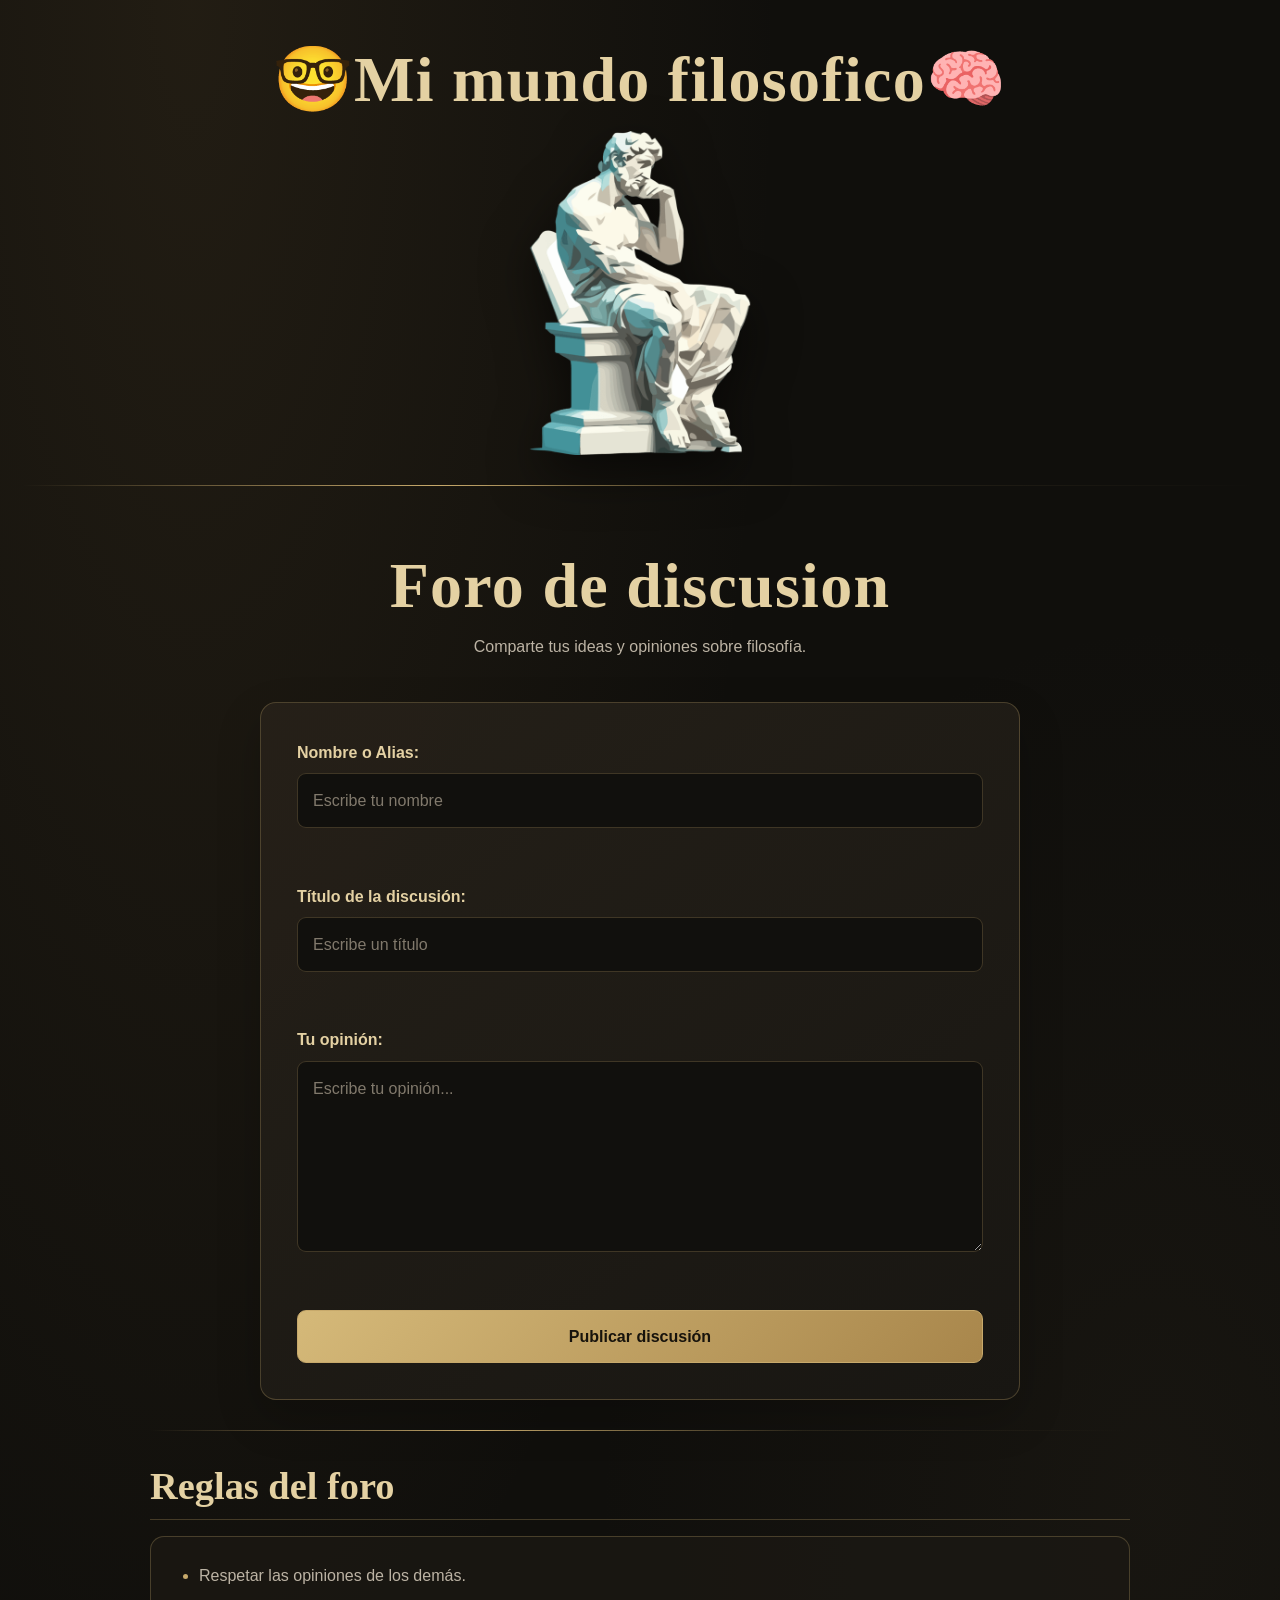
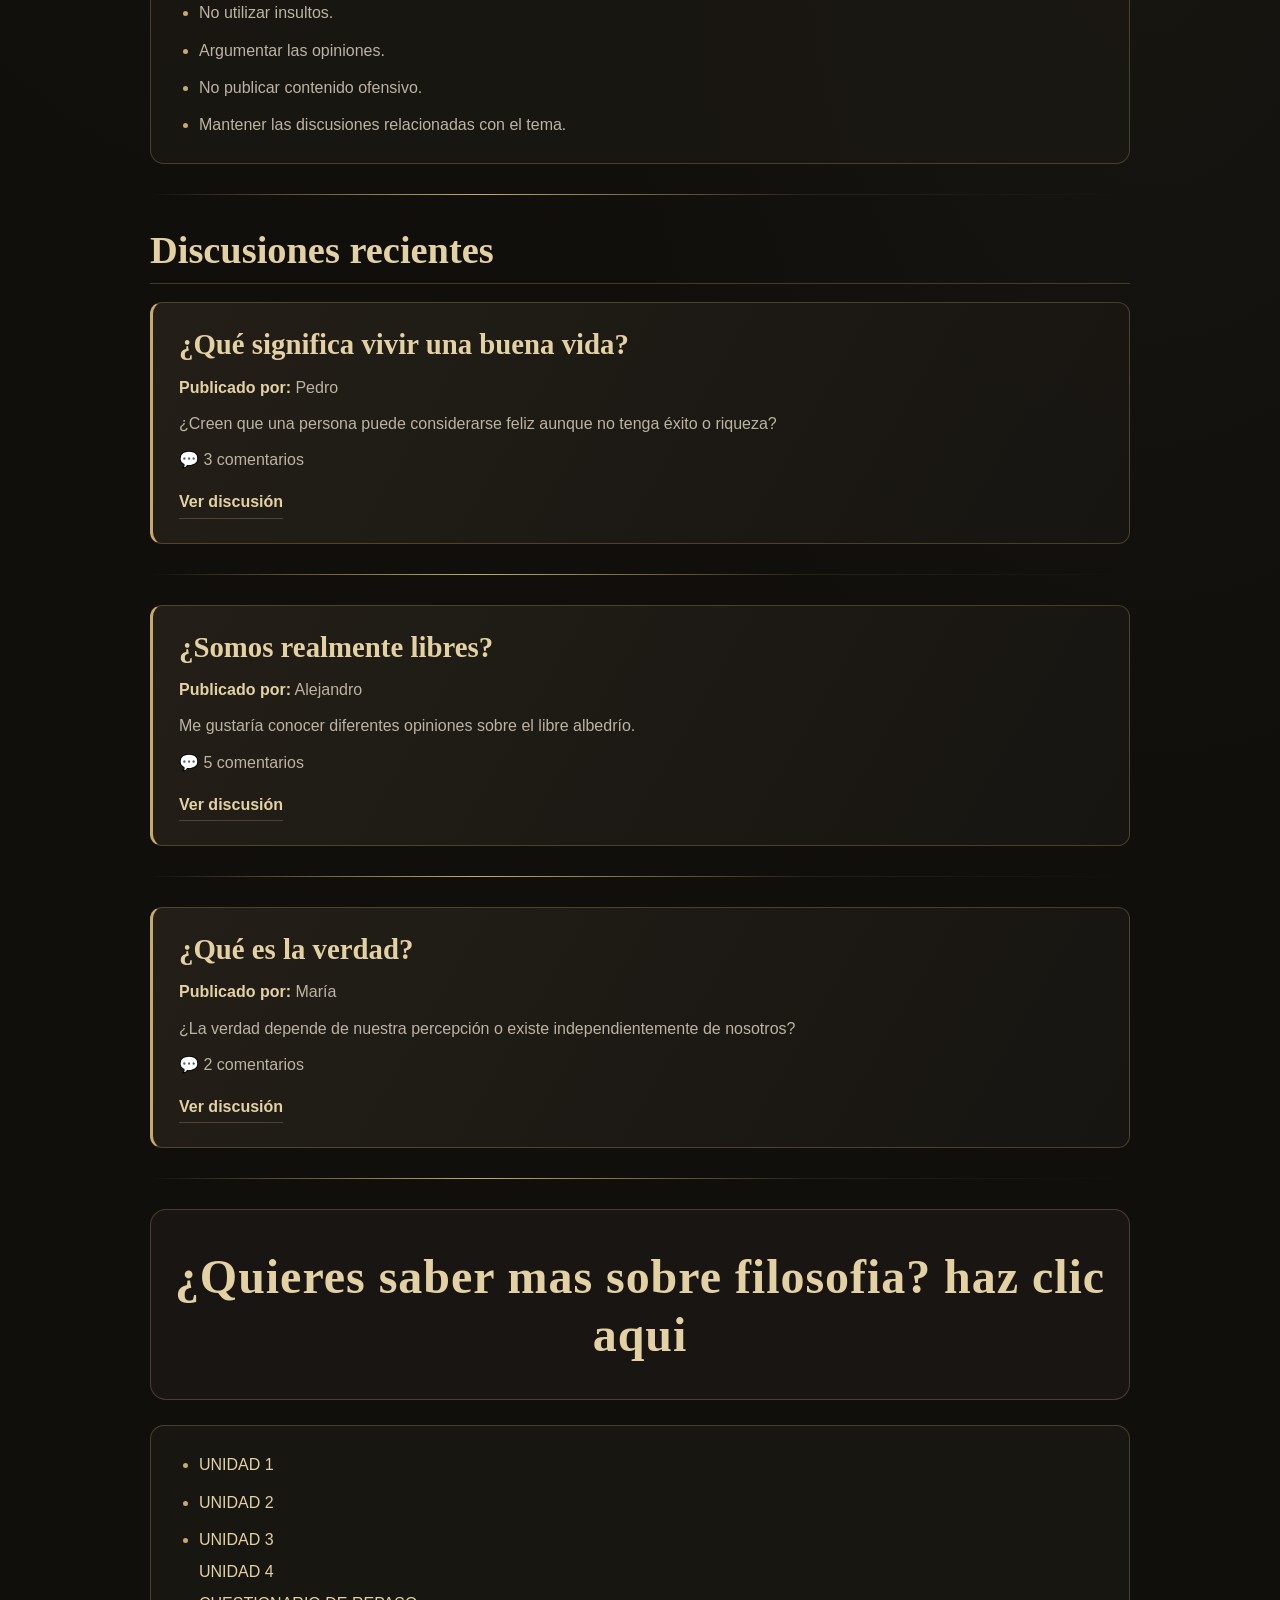
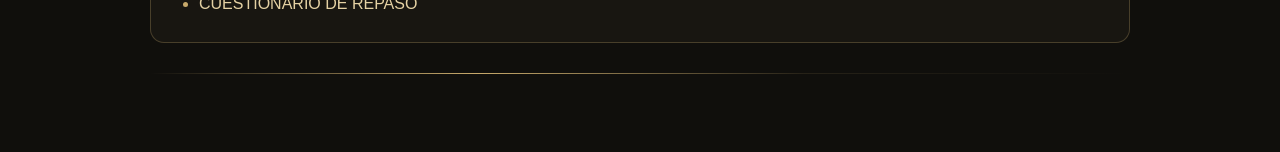
<file: index.html>
<!DOCTYPE html>
<html lang="es">
<head>
    <meta charset="UTF-8">
   
    <center>
        <h1>🤓Mi mundo filosofico🧠 
             <font></font>
             <title>Mundo Filosofico</title>
             <img src="the-thinker-statue-png.webp" width="300">
             <link rel="stylesheet" href="styles.css">
             <link href="https://cdn.jsdelivr.net/npm/bootstrap@5.3.0/dist/css/bootstrap.min.css" rel="stylesheet>"
             <button class="btn-solid theme-secondary" type="button" data-bs-toggle="menu" aria-expanded="false">
     </center> 
     <script src="script.js"></script>
</head>
<body>
    <hr>
    <header>
        <center>
            <h1>Foro de discusion</h1>
            <p>Comparte tus ideas y opiniones sobre filosofía.</p>
        </center>
        <form> 
    <label> Nombre o Alias: </label> 
    <br> 
    <input type="text" name="nombre" placeholder="Escribe tu nombre">
    <br><br>
    <label> Título de la discusión: </label> 
    <br><input type="text" name="titulo" placeholder="Escribe un título" > 
    <br><br>
    <label> Tu opinión: </label> 
    <br><textarea name="opinion" rows="6" cols="50" placeholder="Escribe tu opinión..." ></textarea>
    <br><br> 
    <button type="submit"> Publicar discusión </button> 
</form> 
<hr>
<h2>Reglas del foro</h2> 
<ul> 
    <li>Respetar las opiniones de los demás.</li> 
    <li>No utilizar insultos.</li> 
    <li>Argumentar las opiniones.</li> 
    <li>No publicar contenido ofensivo.</li> 
    <li>Mantener las discusiones relacionadas con el tema.</li> 
</ul> 
<hr>
<h2>Discusiones recientes</h2> 
<article> 
    <h3>¿Qué significa vivir una buena vida?</h3>
    <p> <b>Publicado por:</b> Pedro </p> 
    <p> ¿Creen que una persona puede considerarse feliz aunque no tenga éxito o riqueza? </p>
    <p> 💬 3 comentarios </p> <a href="discusion1.html"> Ver discusión </a> 
</article>
<hr> <article> <h3>¿Somos realmente libres?</h3> 
    <p> <b>Publicado por:</b> Alejandro </p> 
    <p> Me gustaría conocer diferentes opiniones sobre el libre albedrío. </p>
    <p> 💬 5 comentarios </p> <a href="discusion2.html"> Ver discusión </a> 
</article> 
<hr> 
<article> 
     <h3>¿Qué es la verdad?</h3> 
     <p> <b>Publicado por:</b> María </p> 
     <p> ¿La verdad depende de nuestra percepción o existe independientemente de nosotros? </p> 
    <p> 💬 2 comentarios </p> <a href="discusion3.html"> Ver discusión </a> 
</article>
<hr>
<center><h1>¿Quieres saber mas sobre filosofia? haz clic aqui</h1></center>
<ul class="nav">
  <li class="nav-item">
    <a class="nav-link active" aria-current="page" href="pagina1.html">UNIDAD 1</a>
  </li>
  <li class="nav-item">
    <a class="nav-link" href="pagina2.html">UNIDAD 2</a>
  </li>
  <li class="nav-item">
    <a class="nav-link" href="pagina3.html">UNIDAD 3</a>
  </li>
  <a class="nav-link" href="pagina4.html">UNIDAD 4</a>
</li>
<li>
    <a class="nav-link" href="https://view.genially.com/6afd387bb895f74dfa1192a7">CUESTIONARIO DE REPASO</a>
</li>

</ul>
<hr>
</header>
</body>
</html>
</file>
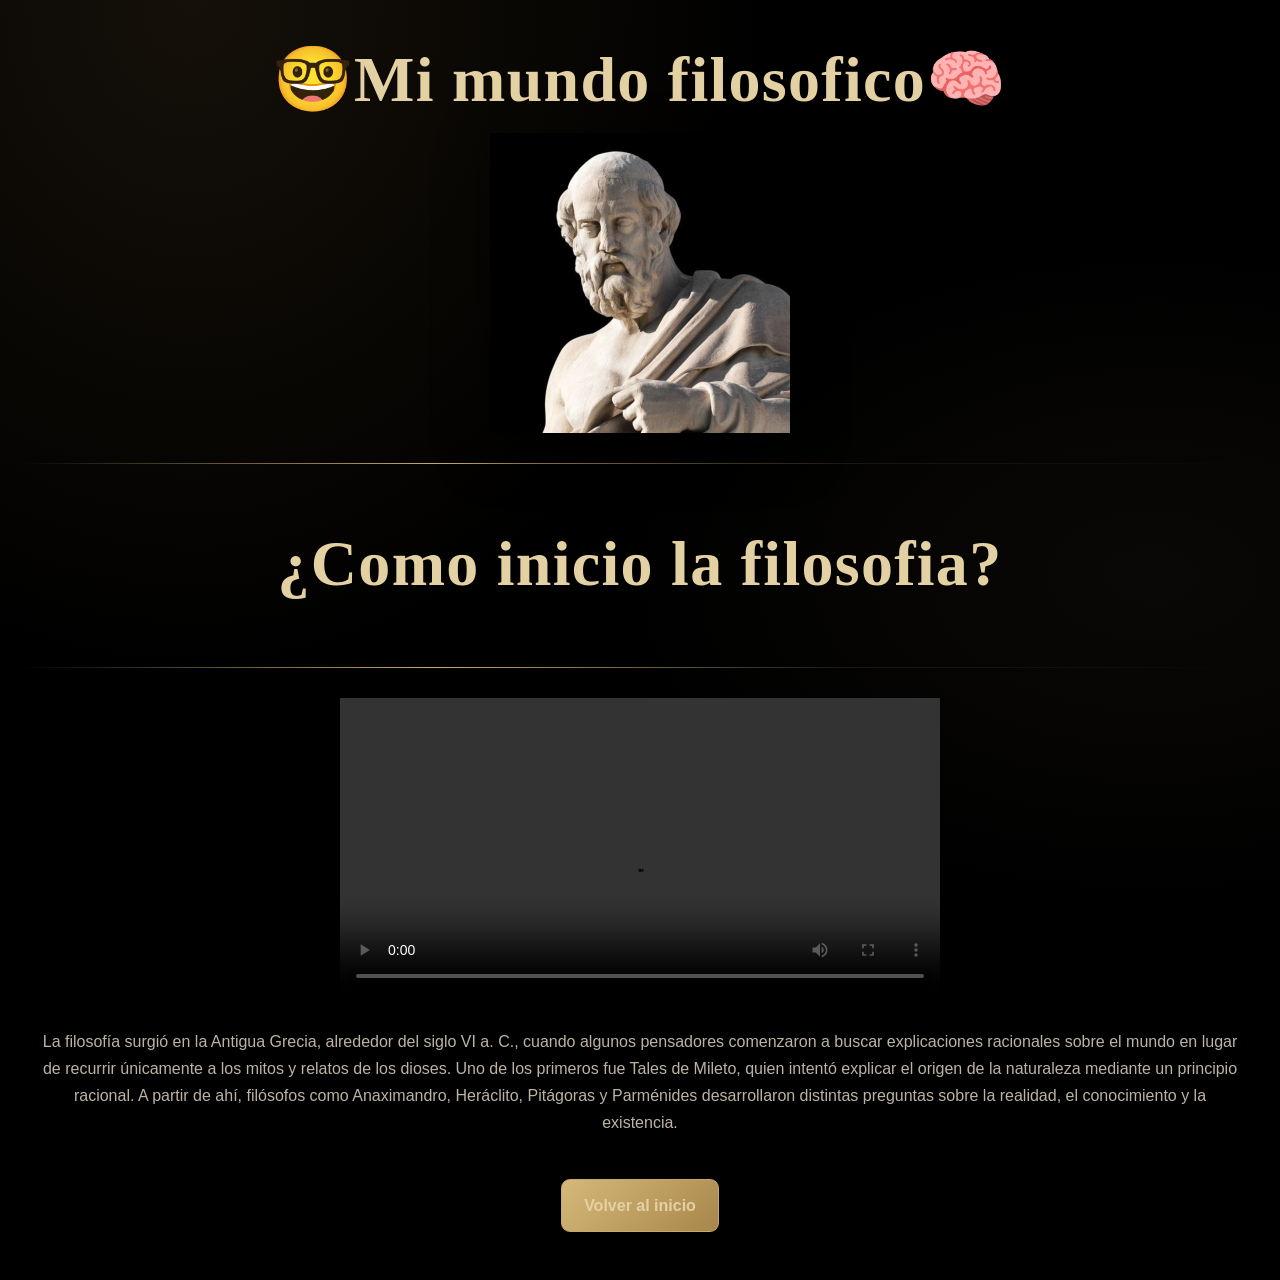
<file: pagina1.html>
<!DOCTYPE html>

<html lang="es">

<head>
    <meta charset="UTF-8">

    <center>
        <title>Mi mundo filosofico</title>
        <h1>🤓Mi mundo filosofico🧠</h1>
        <img src="platon.JPEG" width="300">
        <link rel="stylesheet" href="styles.css">
<script src="script.js"></script>
</head>
<body style="background-color: black; color: white;">
    <hr>
    <header>
        <center>
            <h1>¿Como inicio la filosofia?</h1>
        </center>
   
    <hr>
    <video src="videoplayback (2).mp4" controls width="600"></video>
    <center>
        <p>La filosofía surgió en la Antigua Grecia, alrededor del siglo VI a. C., cuando algunos pensadores comenzaron a buscar explicaciones racionales sobre el mundo en lugar de recurrir únicamente a los mitos y relatos de los dioses.
Uno de los primeros fue Tales de Mileto, quien intentó explicar el origen de la naturaleza mediante un principio racional. A partir de ahí, filósofos como Anaximandro, Heráclito, Pitágoras y Parménides desarrollaron distintas preguntas sobre la realidad, el conocimiento y la existencia.</p>
    </center>    
    </header>
<button> <a href="index.Html"> Volver al inicio</a></button>
</body>
</html>
</file>
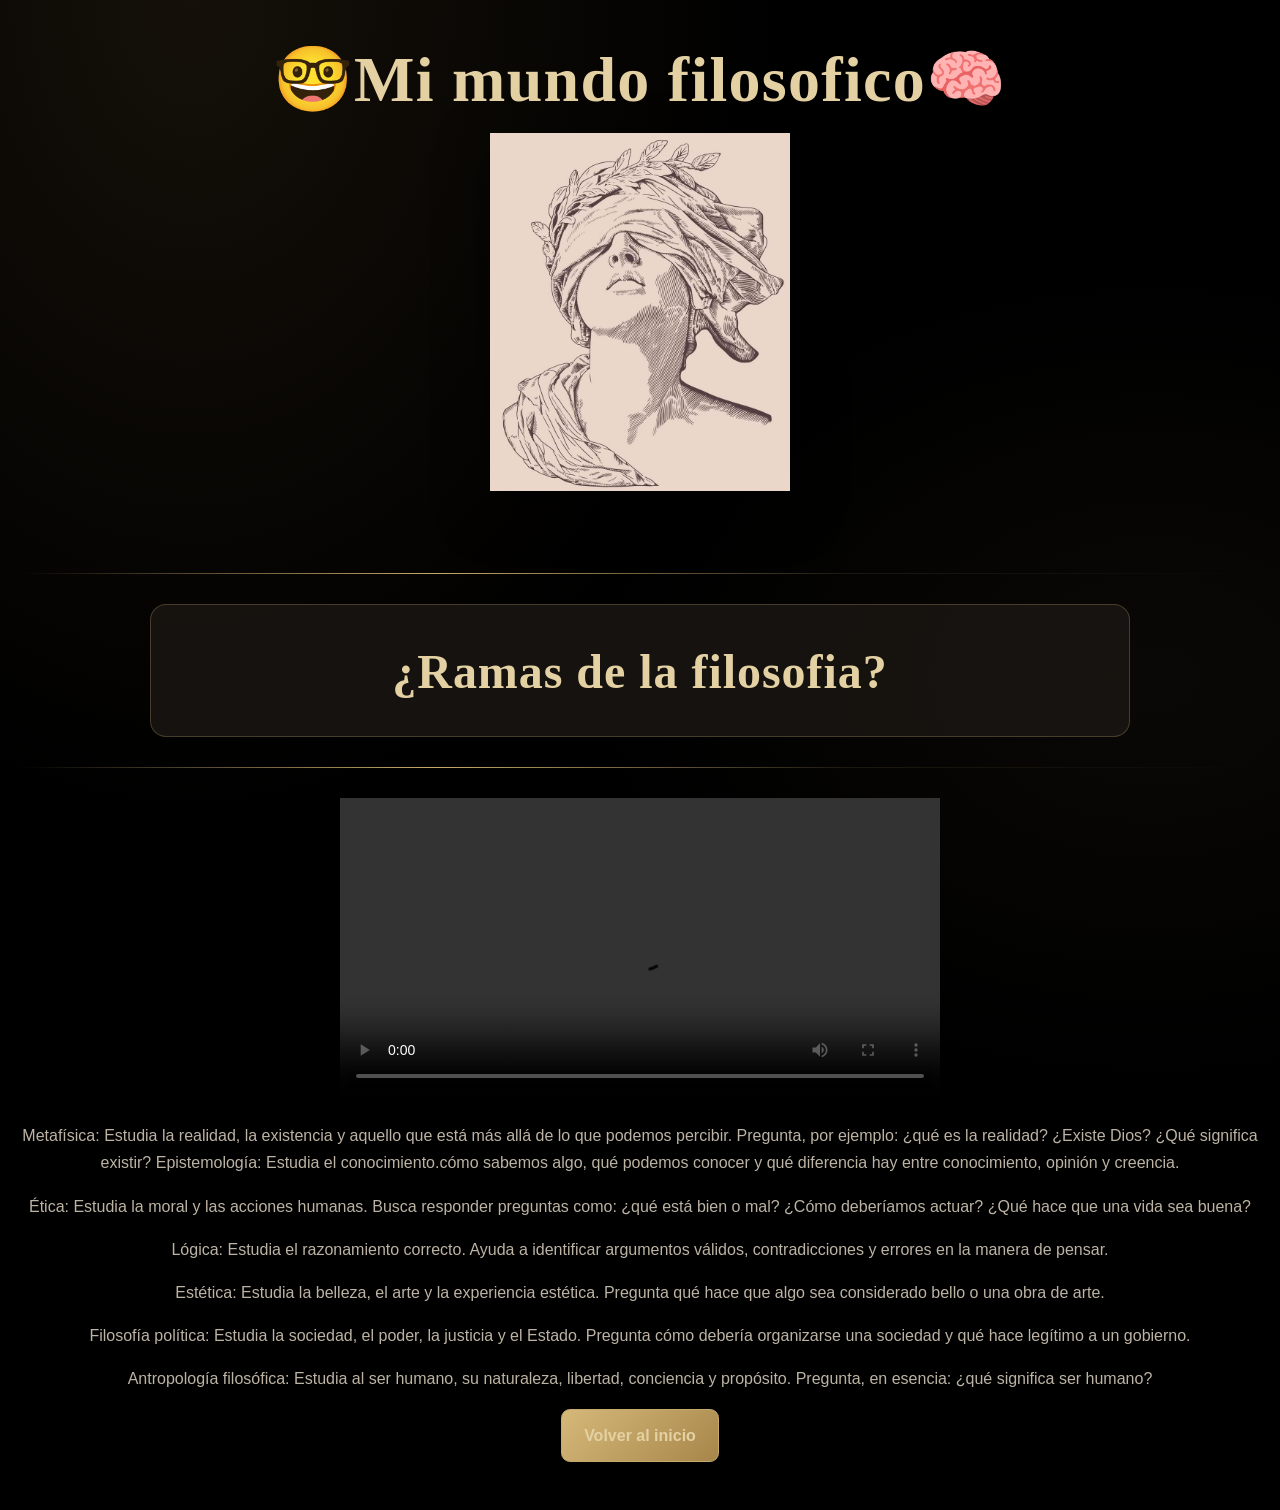
<file: pagina2.html>
<!DOCTYPE html>

<html lang="es">

<head>
    <meta charset="UTF-8">

    <center>
        <title>Mi mundo filosofico</title>
        <h1>🤓Mi mundo filosofico🧠</h1>
        <img src="ramas de la filosofia.jpeg" width="300"><br>
         <link rel="stylesheet" href="styles.css">
    </center>
<script src="script.js"></script>
</head>
<body style="background-color: black; color: white;">
    <hr>
    <header>
        <center>
            <h1>¿Ramas de la filosofia?</h1>
        </center>
    </header>
    <hr>
    <center>
    <video src="videoplayback (3).mp4" controls width="600"></video>
    </center>
    <center>
        <p>Metafísica: Estudia la realidad, la existencia y aquello que está más allá de lo que podemos percibir. Pregunta, por ejemplo: ¿qué es la realidad? ¿Existe Dios? ¿Qué significa existir?
Epistemología: Estudia el conocimiento.cómo sabemos algo, qué podemos conocer y qué diferencia hay entre conocimiento, opinión y creencia.</p>

<p>Ética: Estudia la moral y las acciones humanas. Busca responder preguntas como: ¿qué está bien o mal? ¿Cómo deberíamos actuar? ¿Qué hace que una vida sea buena?</p>

<p>Lógica: Estudia el razonamiento correcto. Ayuda a identificar argumentos válidos, contradicciones y errores en la manera de pensar.</p>
<p>Estética: Estudia la belleza, el arte y la experiencia estética. Pregunta qué hace que algo sea considerado bello o una obra de arte.</p>
<p>Filosofía política: Estudia la sociedad, el poder, la justicia y el Estado. Pregunta cómo debería organizarse una sociedad y qué hace legítimo a un gobierno.</p>
<p>Antropología filosófica: Estudia al ser humano, su naturaleza, libertad, conciencia y propósito. Pregunta, en esencia: ¿qué significa ser humano?</p>
        </p>
        <button> <a href="index.Html"> Volver al inicio</a></button>
    </center>

</body>
</html>
</file>
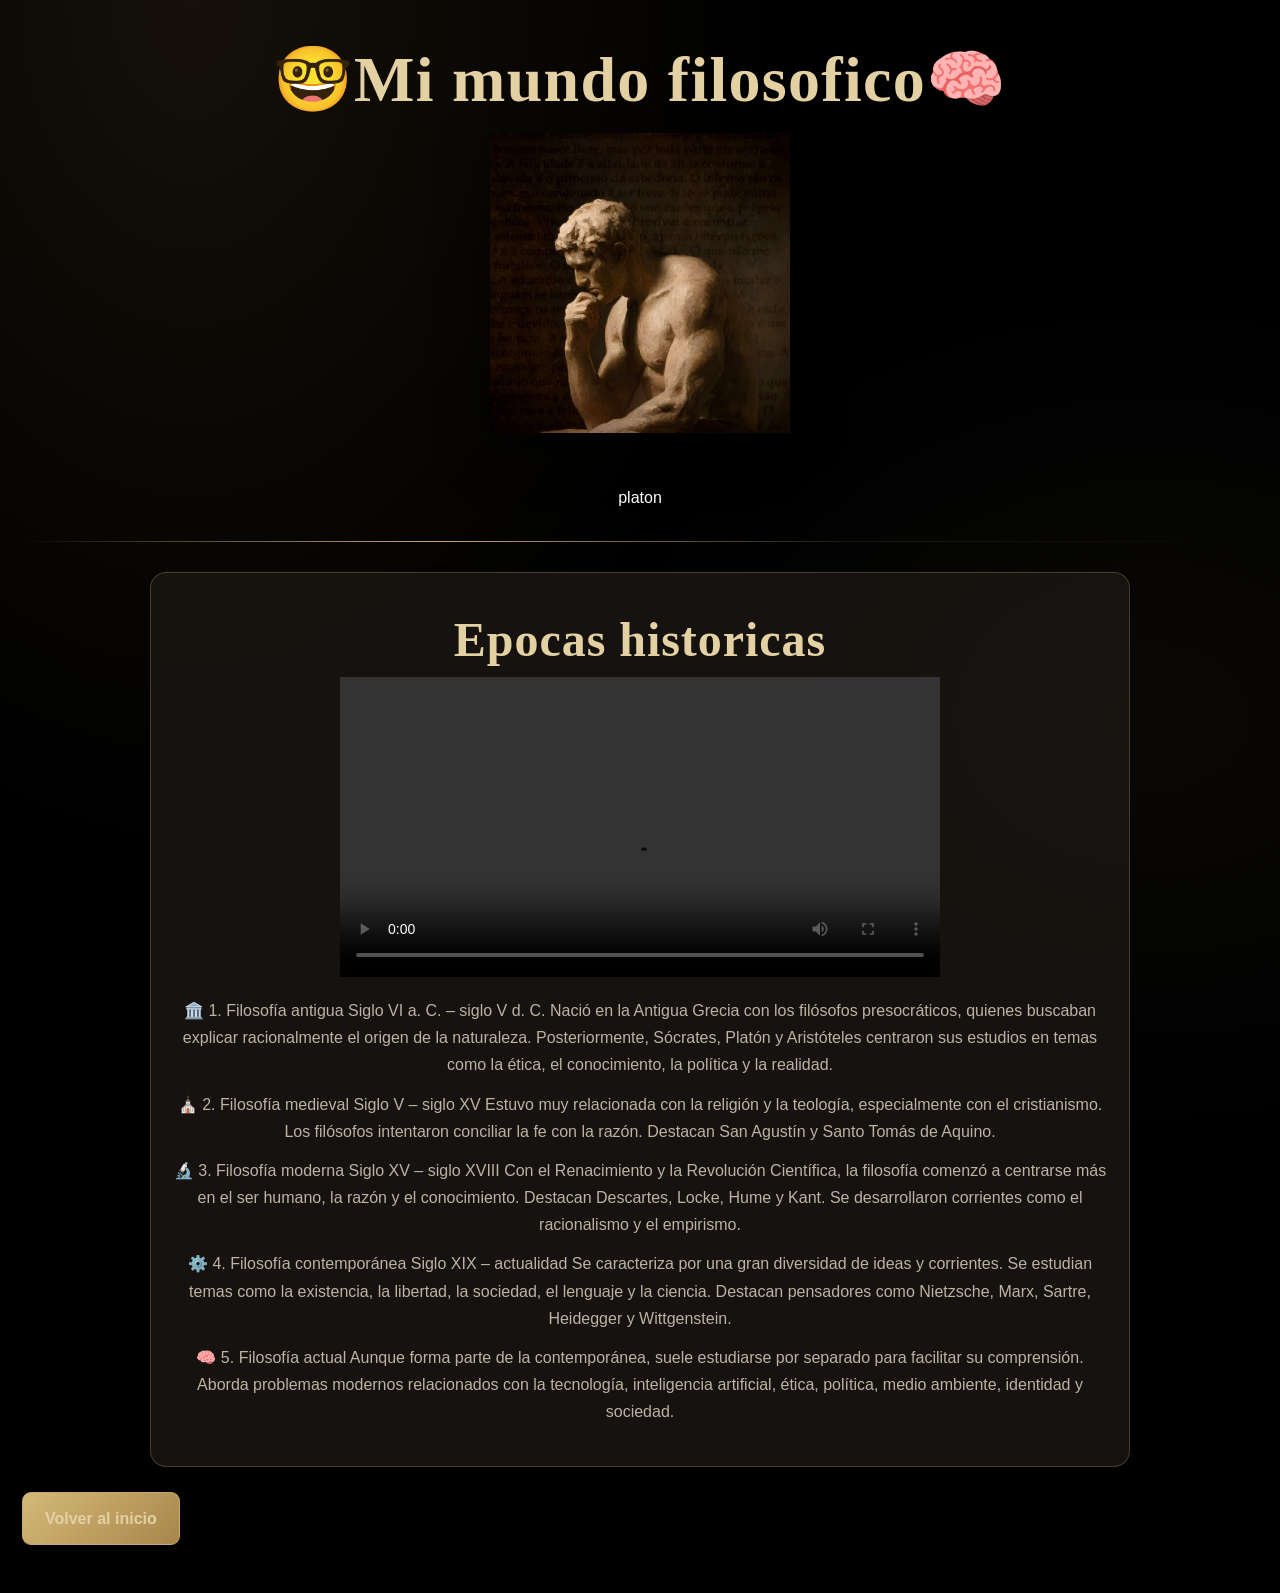
<file: pagina3.html>
<!DOCTYPE html>

<html lang="es">

<head>
    <meta charset="UTF-8">

    <center>
        <title>Mi mundo filosofico</title>
        <h1>🤓Mi mundo filosofico🧠</h1>
        <img src="Epocas historicas.jpeg" width="300"><br><footage>platon</footage>
         <link rel="stylesheet" href="styles.css">
    </center>
<script src="script.js"></script>
</head>
<body style="background-color: black; color: white;">
    <hr>
    <header>
        <center>
            <h1>Epocas historicas</h1>
            <video src="videoplayback (4).mp4" controls width="600"></video>
            <p>🏛️ 1. Filosofía antigua
Siglo VI a. C. – siglo V d. C.
Nació en la Antigua Grecia con los filósofos presocráticos, quienes buscaban explicar racionalmente el origen de la naturaleza. Posteriormente, Sócrates, Platón y Aristóteles centraron sus estudios en temas como la ética, el conocimiento, la política y la realidad.</p>
<p>⛪ 2. Filosofía medieval
Siglo V – siglo XV
Estuvo muy relacionada con la religión y la teología, especialmente con el cristianismo. Los filósofos intentaron conciliar la fe con la razón. Destacan San Agustín y Santo Tomás de Aquino.</p>
<p>🔬 3. Filosofía moderna
Siglo XV – siglo XVIII
Con el Renacimiento y la Revolución Científica, la filosofía comenzó a centrarse más en el ser humano, la razón y el conocimiento. Destacan Descartes, Locke, Hume y Kant. Se desarrollaron corrientes como el racionalismo y el empirismo.</p>
<p>⚙️ 4. Filosofía contemporánea
Siglo XIX – actualidad
Se caracteriza por una gran diversidad de ideas y corrientes. Se estudian temas como la existencia, la libertad, la sociedad, el lenguaje y la ciencia. Destacan pensadores como Nietzsche, Marx, Sartre, Heidegger y Wittgenstein.</p>
<p>🧠 5. Filosofía actual
Aunque forma parte de la contemporánea, suele estudiarse por separado para facilitar su comprensión. Aborda problemas modernos relacionados con la tecnología, inteligencia artificial, ética, política, medio ambiente, identidad y sociedad.</p>
        </center>
        

    </header>
<button> <a href="index.Html"> Volver al inicio</a></button>
</body>
</html>
</file>
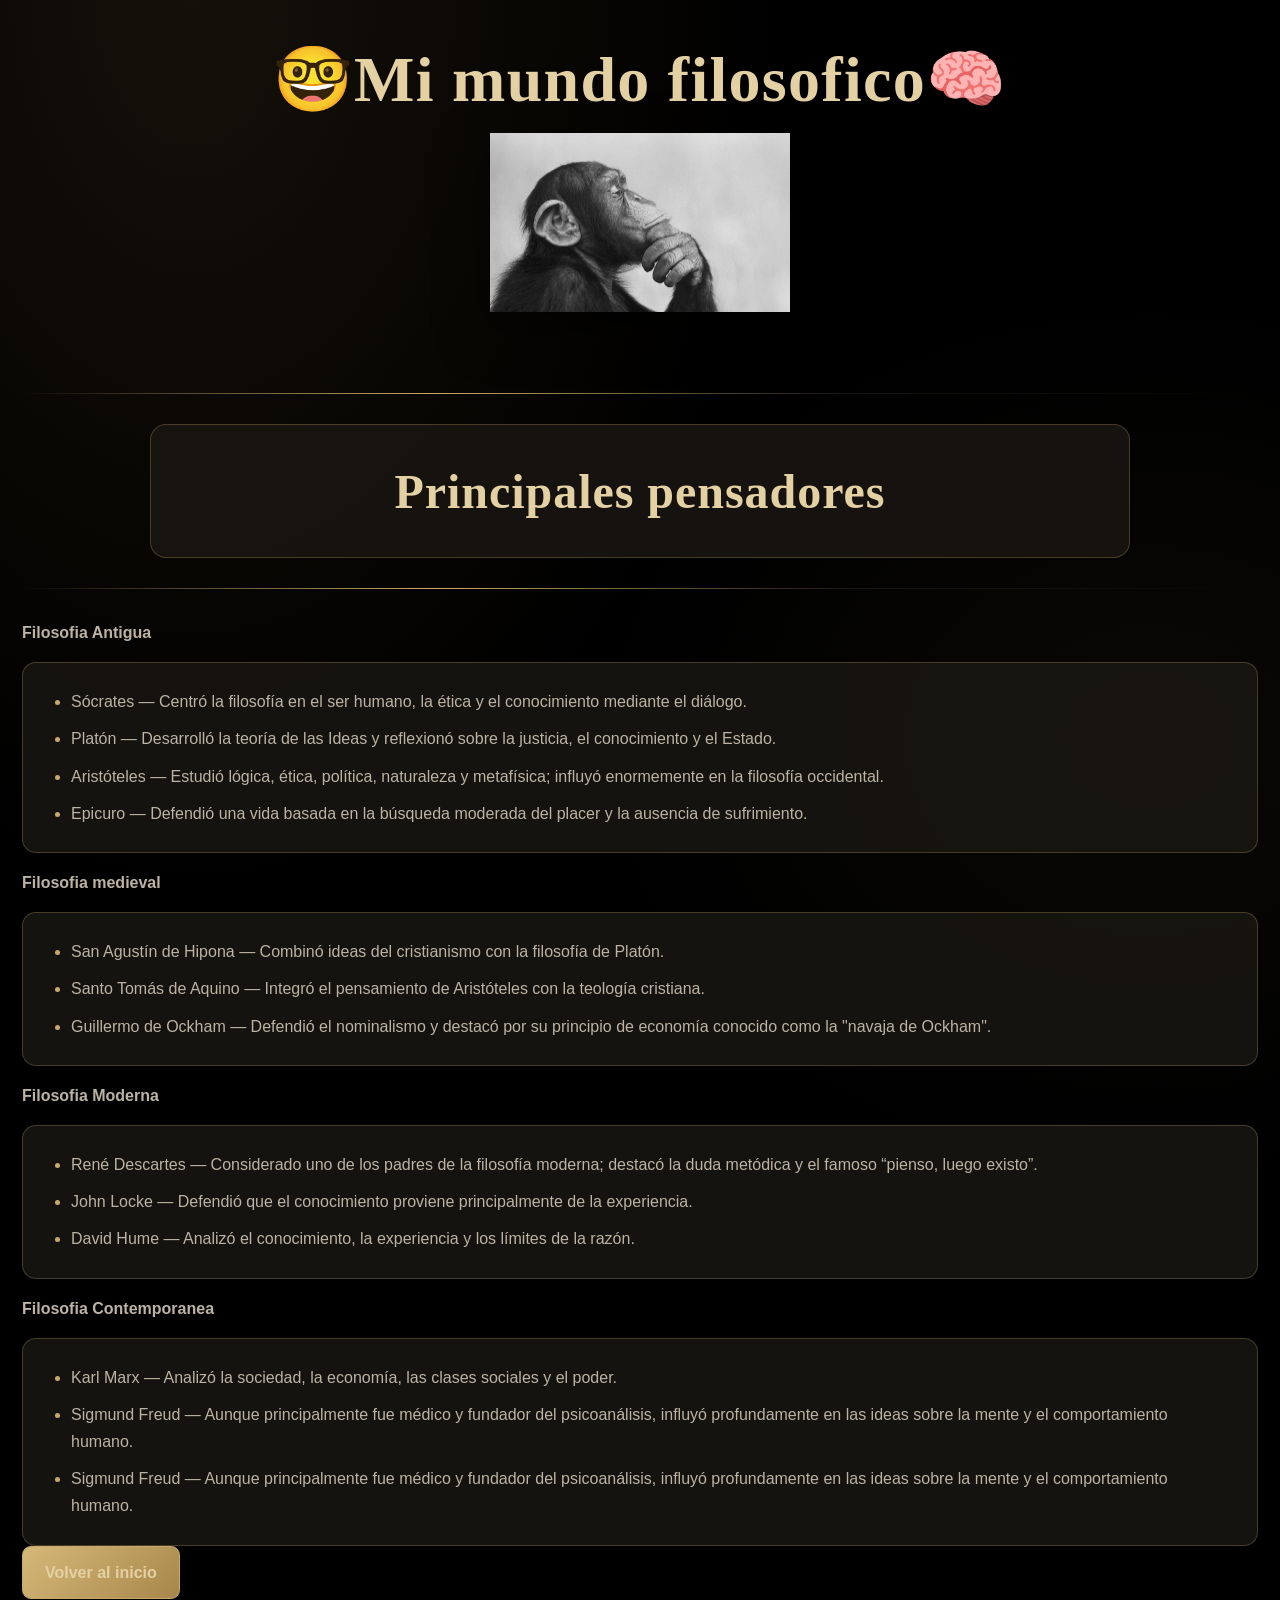
<file: pagina4.html>
<!DOCTYPE html>

<html lang="es">

<head>
    <meta charset="UTF-8">

    <center>
        <title>Mi mundo filosofico</title>
        <h1>🤓Mi mundo filosofico🧠</h1>
        <img src="pensanding.jpeg" width="300"><br>
         <link rel="stylesheet" href="styles.css">
    </center>
<script src="script.js"></script>
</head>
<body style="background-color: black; color: white;">
    <hr>
    <header>
        <center>
            <h1>Principales pensadores</h1>
        </center>
    </header>
    <hr>
    <p><b>Filosofia Antigua</b></p>
    <ul>
        <li>Sócrates — Centró la filosofía en el ser humano, la ética y el conocimiento mediante el diálogo.</li>
        <li>Platón — Desarrolló la teoría de las Ideas y reflexionó sobre la justicia, el conocimiento y el Estado.</li>
        <li>Aristóteles — Estudió lógica, ética, política, naturaleza y metafísica; influyó enormemente en la filosofía occidental.</li>
        <li>Epicuro — Defendió una vida basada en la búsqueda moderada del placer y la ausencia de sufrimiento.</li>
    </ul>
    <p><b>Filosofia medieval</b></p>
    <ul>
        <li>San Agustín de Hipona — Combinó ideas del cristianismo con la filosofía de Platón.</li>
        <li>Santo Tomás de Aquino — Integró el pensamiento de Aristóteles con la teología cristiana.</li>
        <li>Guillermo de Ockham — Defendió el nominalismo y destacó por su principio de economía conocido como la "navaja de Ockham".</li>
    </ul>
    <p><b>Filosofia Moderna</b></p>
    <ul>
        <li>René Descartes — Considerado uno de los padres de la filosofía moderna; destacó la duda metódica y el famoso “pienso, luego existo”.</li>
        <li>John Locke — Defendió que el conocimiento proviene principalmente de la experiencia.</li>
        <li>David Hume — Analizó el conocimiento, la experiencia y los límites de la razón.</li>
    </ul>
    <p><b>Filosofia Contemporanea</b></p>
    <ul>
        <li>Karl Marx — Analizó la sociedad, la economía, las clases sociales y el poder.</li>
        <li>Sigmund Freud — Aunque principalmente fue médico y fundador del psicoanálisis, influyó profundamente en las ideas sobre la mente y el comportamiento humano.</li>
        <li>Sigmund Freud — Aunque principalmente fue médico y fundador del psicoanálisis, influyó profundamente en las ideas sobre la mente y el comportamiento humano.</li>
    </ul>
<button> <a href="index.Html"> Volver al inicio</a></button>
</body>
</html>
</file>
<file: styles.css>
:root {
    --background: #100f0c;
    --surface: #1c1914;
    --surface-light: #262119;
    --gold: #c7a96b;
    --gold-light: #e4d1a3;
    --text: #eee7da;
    --muted: #bcb3a4;
    --border: rgba(199, 169, 107, 0.28);
}

* {
    box-sizing: border-box;
}

html {
    scroll-behavior: smooth;
}

body {
    margin: 0;
    padding: 32px 22px 48px;
    color: var(--text);
    background:
        radial-gradient(ellipse at 15% 0%, rgba(116, 91, 52, 0.18), transparent 38%),
        radial-gradient(ellipse at 90% 45%, rgba(76, 65, 47, 0.13), transparent 34%),
        var(--background);
    font-family: 'Inter', Arial, sans-serif;
    line-height: 1.7;
}

body > header {
    width: min(100%, 980px);
    margin: 0 auto;
}

/* Títulos */
h1,
h2,
h3 {
    color: var(--gold-light);
    font-family: 'Cormorant Garamond', Georgia, serif;
    line-height: 1.2;
}

h1 {
    margin: 10px 0 14px;
    font-size: clamp(2.4rem, 5vw, 4.2rem);
    font-weight: 600;
    letter-spacing: 0.02em;
    text-align: center;
}

h2 {
    margin: 32px 0 16px;
    padding-bottom: 10px;
    border-bottom: 1px solid var(--border);
    font-size: clamp(1.8rem, 3vw, 2.5rem);
}

h3 {
    margin-top: 0;
    margin-bottom: 12px;
    font-size: 1.8rem;
}

p {
    color: var(--muted);
}

/* Imagen principal del pensador */
img {
    display: block;
    max-width: 100%;
    height: auto;
}

body > center img {
    width: min(300px, 75vw);
    margin: 12px auto 24px;
    filter: drop-shadow(0 18px 25px rgba(0, 0, 0, 0.55));
    transition: transform 0.35s ease, filter 0.35s ease;
}

body > center img:hover {
    transform: translateY(-5px);
    filter: drop-shadow(0 22px 28px rgba(199, 169, 107, 0.16));
}

/* Separadores */
hr {
    height: 1px;
    margin: 30px 0;
    border: 0;
    background: linear-gradient(
        90deg,
        transparent,
        var(--gold),
        rgba(199, 169, 107, 0.12),
        transparent
    );
}

/* Encabezado del foro */
header > center {
    padding: 22px 20px 26px;
    text-align: center;
}

header > center h1 {
    margin-bottom: 8px;
}

header > center p {
    margin-top: 0;
    font-size: 1rem;
}

/* Formulario */
form {
    width: min(100%, 760px);
    margin: 0 auto;
    padding: clamp(20px, 4vw, 36px);
    border: 1px solid var(--border);
    border-radius: 16px;
    background: linear-gradient(
        145deg,
        rgba(38, 33, 25, 0.96),
        rgba(25, 23, 19, 0.96)
    );
    box-shadow: 0 18px 45px rgba(0, 0, 0, 0.2);
}

label {
    display: inline-block;
    margin-bottom: 7px;
    color: var(--gold-light);
    font-weight: 600;
}

input,
textarea {
    display: block;
    width: 100%;
    padding: 13px 15px;
    border: 1px solid rgba(199, 169, 107, 0.25);
    border-radius: 9px;
    outline: none;
    background: #11100d;
    color: var(--text);
    font: inherit;
    transition: border-color 0.2s ease, box-shadow 0.2s ease;
}

textarea {
    min-height: 150px;
    resize: vertical;
}

input::placeholder,
textarea::placeholder {
    color: #81796c;
}

input:focus,
textarea:focus {
    border-color: var(--gold);
    box-shadow: 0 0 0 3px rgba(199, 169, 107, 0.12);
}

/* Botón de publicar */
button {
    display: inline-block;
    padding: 12px 22px;
    border: 1px solid var(--gold);
    border-radius: 9px;
    background: linear-gradient(135deg, #d5b979, #a8864b);
    color: #17130c;
    font: inherit;
    font-weight: 700;
    cursor: pointer;
    transition: transform 0.2s ease, box-shadow 0.2s ease, filter 0.2s ease;
}

form button {
    width: 100%;
    margin-top: 4px;
}

button:hover {
    transform: translateY(-2px);
    box-shadow: 0 8px 22px rgba(199, 169, 107, 0.18);
    filter: brightness(1.08);
}

button:active {
    transform: translateY(0);
}

/* Reglas del foro */
ul {
    margin: 0;
    padding: 20px 28px 20px 48px;
    border: 1px solid var(--border);
    border-radius: 14px;
    background: rgba(28, 25, 20, 0.78);
}

li {
    padding: 5px 0;
    color: var(--muted);
}

li::marker {
    color: var(--gold);
}

/* Discusiones recientes */
article {
    margin: 18px 0;
    padding: 24px 26px;
    border: 1px solid var(--border);
    border-left: 3px solid var(--gold);
    border-radius: 12px;
    background: linear-gradient(
        120deg,
        rgba(38, 33, 25, 0.9),
        rgba(24, 22, 18, 0.9)
    );
    transition: transform 0.25s ease, border-color 0.25s ease, background 0.25s ease;
}

article:hover {
    transform: translateY(-3px);
    border-color: rgba(199, 169, 107, 0.6);
    background: var(--surface-light);
}

article p {
    margin: 9px 0;
}

article b {
    color: var(--gold-light);
}

a {
    color: var(--gold-light);
    text-decoration: none;
    text-underline-offset: 4px;
    transition: color 0.2s ease;
}

article a {
    display: inline-block;
    margin-top: 6px;
    padding-bottom: 2px;
    border-bottom: 1px solid var(--border);
    font-weight: 600;
}

a:hover {
    color: #fff0c9;
}

/* Sección de enlaces a otras páginas */
body > header > center:last-of-type {
    margin: 25px auto;
    padding: 28px 20px;
    border: 1px solid var(--border);
    border-radius: 16px;
    background: rgba(28, 25, 20, 0.75);
}

body > header > center:last-of-type h1 {
    font-size: clamp(2rem, 4vw, 3rem);
}

body > header > center:last-of-type p {
    margin: 12px 0;
}

body > header > center:last-of-type a {
    display: inline-block;
    padding: 8px 15px;
    border: 1px solid transparent;
    border-radius: 8px;
}

body > header > center:last-of-type a:hover {
    border-color: var(--border);
    background: rgba(199, 169, 107, 0.08);
}

/* Accesibilidad: teclado */
a:focus-visible,
button:focus-visible {
    outline: 2px solid var(--gold-light);
    outline-offset: 4px;
}

/* Adaptación a celulares */
@media (max-width: 600px) {
    body {
        padding: 20px 14px 32px;
    }

    form {
        padding: 20px 16px;
    }

    article {
        padding: 20px 17px;
    }

    ul {
        padding-left: 35px;
    }

    body > header > center {
        padding-right: 5px;
        padding-left: 5px;
    }

    hr {
        margin: 23px 0;
    }
}

/* Respeta la preferencia de reducir animaciones */
@media (prefers-reduced-motion: reduce) {
    *,
    *::before,
    *::after {
        scroll-behavior: auto !important;
        transition-duration: 0.01ms !important;
        animation-duration: 0.01ms !important;
    }
}
</file>
